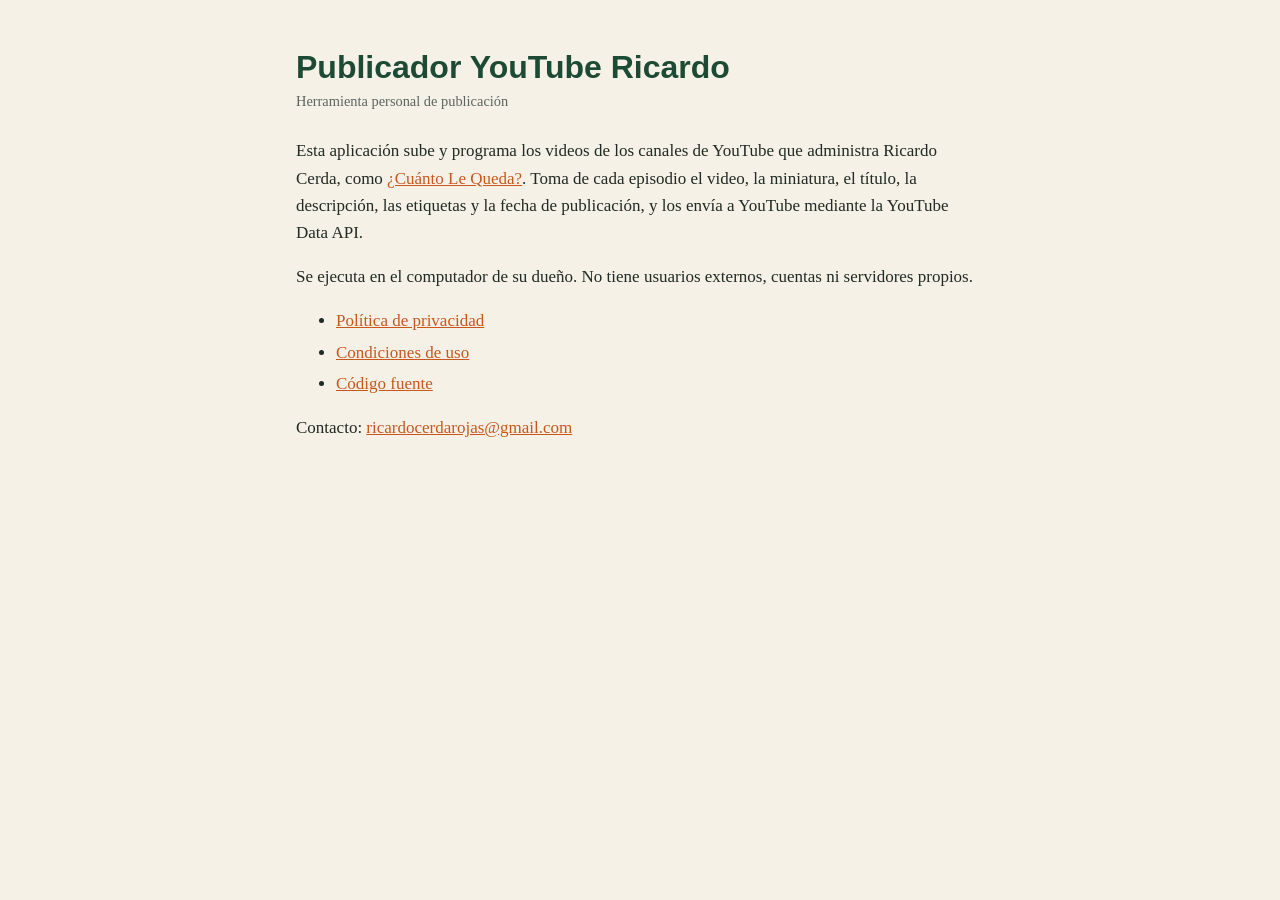
<file: publicador/index.html>
<!doctype html>
<html lang="es">
<head>
<meta charset="utf-8">
<meta name="viewport" content="width=device-width, initial-scale=1">
<title>Publicador YouTube Ricardo</title>
<link rel="stylesheet" href="estilo.css">
</head>
<body>
<main>
<h1>Publicador YouTube Ricardo</h1>
<p class="fecha">Herramienta personal de publicación</p>

<p>Esta aplicación sube y programa los videos de los canales de YouTube que administra Ricardo Cerda, como <a href="https://www.youtube.com/@CuantoLeQueda">¿Cuánto Le Queda?</a>. Toma de cada episodio el video, la miniatura, el título, la descripción, las etiquetas y la fecha de publicación, y los envía a YouTube mediante la YouTube Data API.</p>

<p>Se ejecuta en el computador de su dueño. No tiene usuarios externos, cuentas ni servidores propios.</p>

<ul>
  <li><a href="privacidad.html">Política de privacidad</a></li>
  <li><a href="terminos.html">Condiciones de uso</a></li>
  <li><a href="https://github.com/RicardoCerdaRojas/faceless-youtube/tree/main/tools/publicar">Código fuente</a></li>
</ul>

<p>Contacto: <a href="mailto:ricardocerdarojas@gmail.com">ricardocerdarojas@gmail.com</a></p>
</main>
</body>
</html>
</file>
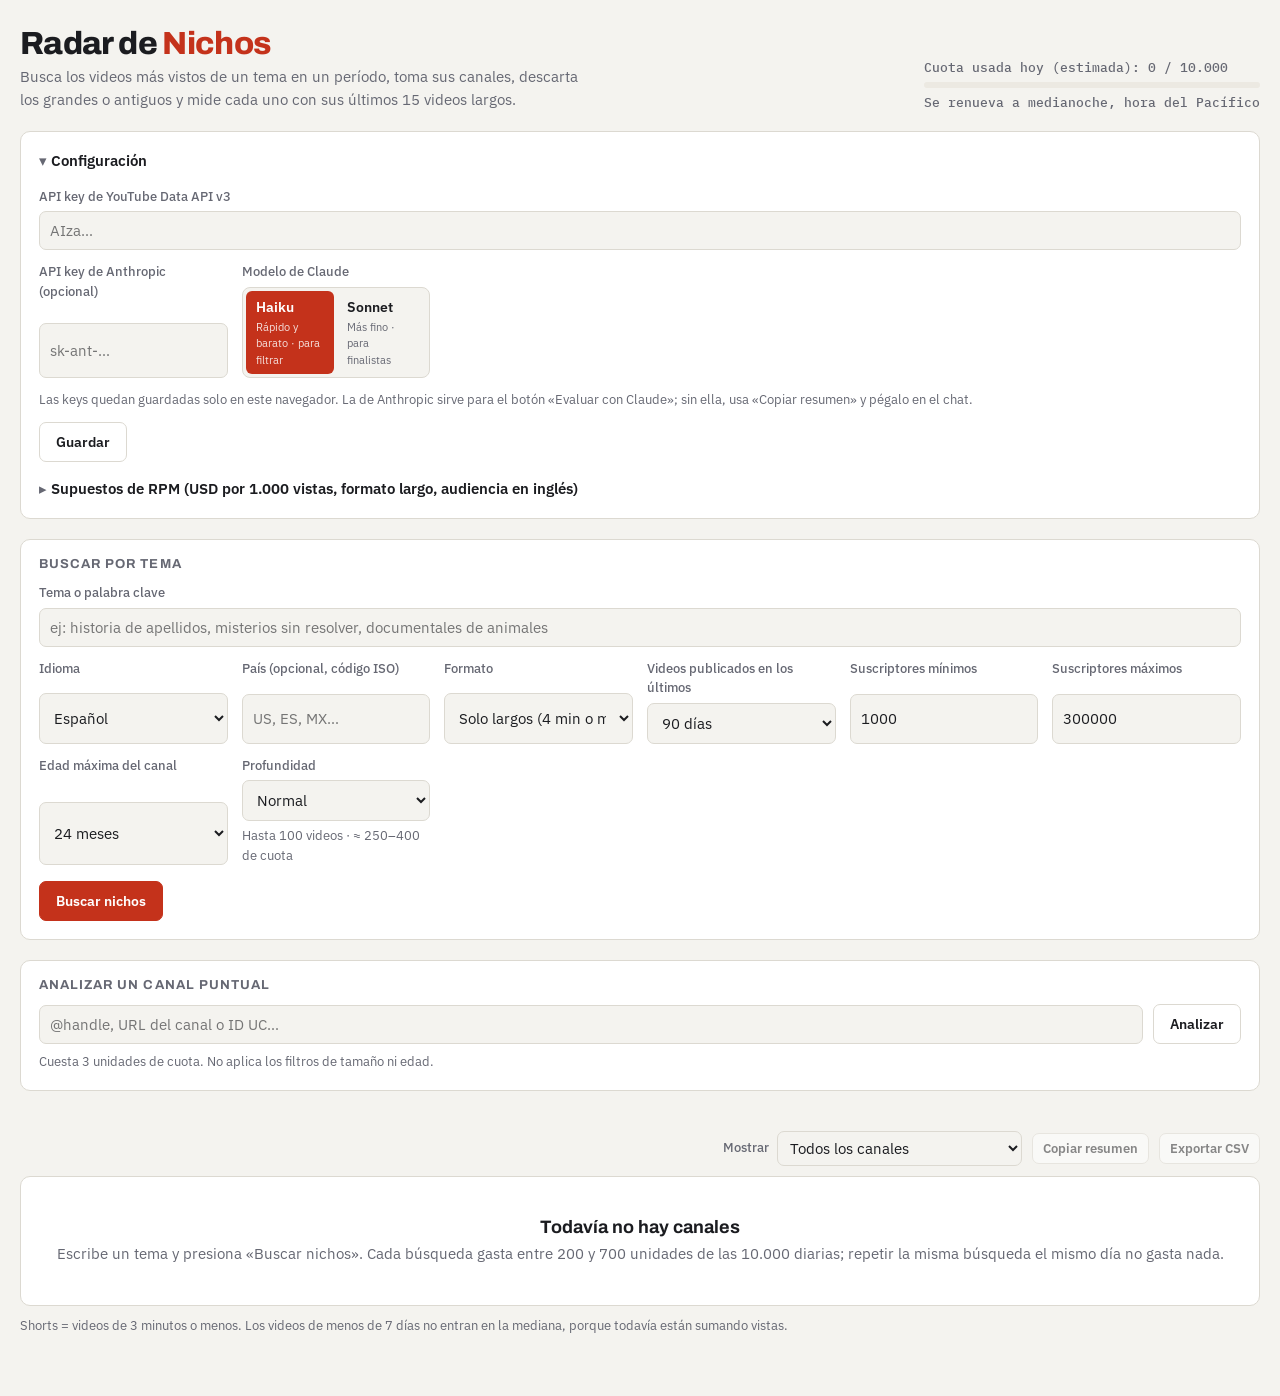
<file: tools/radar-nichos/index.html>
<!doctype html>
<html lang="es">
<head>
<meta charset="utf-8">
<meta name="viewport" content="width=device-width, initial-scale=1">
<title>Radar de Nichos</title>
<link rel="preconnect" href="https://fonts.googleapis.com">
<link rel="preconnect" href="https://fonts.gstatic.com" crossorigin>
<link href="https://fonts.googleapis.com/css2?family=Archivo:wght@500;700;800&family=IBM+Plex+Mono:wght@400;500&family=IBM+Plex+Sans:wght@400;500;600&display=swap" rel="stylesheet">
<style>
/* Layout: herramienta de una columna; panel de búsqueda arriba, tabla de canales debajo con detalle desplegable por fila */
:root{
  --bg:#f4f3ef; --surface:#ffffff; --ink:#1b1c20; --muted:#666873; --line:#dcd9d1; --chip:#ecE9e2;
  --accent:#c4321b; --accent-ink:#ffffff; --accent-soft:#f6dcd5;
  --good:#2b7a4b; --warn:#a86b12; --bad:#b42318; --auto:#3550c4;
  --f-display:"Archivo",system-ui,sans-serif; --f-body:"IBM Plex Sans",system-ui,sans-serif; --f-mono:"IBM Plex Mono",ui-monospace,Menlo,monospace;
  color-scheme:light;
}
@media (prefers-color-scheme: dark){
  :root{--bg:#131417;--surface:#1b1d21;--ink:#ebeae6;--muted:#9b9da6;--line:#2d3036;--chip:#25282d;
  --accent:#ff6b4f;--accent-ink:#1b0b07;--accent-soft:#3a1d17;--good:#5cc58a;--warn:#e3a84b;--bad:#ff7a6b;--auto:#8ea3ff;color-scheme:dark}
}
*{box-sizing:border-box}
html,body{margin:0}
body{background:var(--bg);color:var(--ink);font:15px/1.5 var(--f-body);padding:28px max(16px,env(safe-area-inset-right,0px)) 60px max(16px,env(safe-area-inset-left,0px))}
.wrap{max-width:1240px;margin:0 auto;display:grid;gap:20px}
header{display:flex;flex-wrap:wrap;align-items:end;justify-content:space-between;gap:12px}
h1{font:800 32px/1 var(--f-display);letter-spacing:-.02em;margin:0;text-wrap:balance}
h1 span{color:var(--accent)}
.sub{color:var(--muted);margin:6px 0 0;max-width:62ch}
h2{font:700 13px/1 var(--f-display);text-transform:uppercase;letter-spacing:.08em;margin:0 0 12px;color:var(--muted)}
.panel{background:var(--surface);border:1px solid var(--line);border-radius:10px;padding:18px}
.grid{display:grid;grid-template-columns:repeat(auto-fit,minmax(170px,1fr));gap:12px 14px}
.grid .wide{grid-column:1/-1}
label{display:grid;gap:5px;font-size:13px;font-weight:500;color:var(--muted)}
input,select{font:15px var(--f-body);color:var(--ink);background:var(--bg);border:1px solid var(--line);border-radius:7px;padding:9px 10px;width:100%;min-width:0}
input:focus-visible,select:focus-visible,button:focus-visible,summary:focus-visible,a:focus-visible{outline:2px solid var(--accent);outline-offset:2px}
.row{display:flex;flex-wrap:wrap;gap:10px;align-items:center}
button{font:600 14px var(--f-body);border-radius:7px;padding:10px 16px;border:1px solid var(--line);background:var(--surface);color:var(--ink);cursor:pointer}
button.primary{background:var(--accent);border-color:var(--accent);color:var(--accent-ink)}
button:disabled{opacity:.5;cursor:default}
button.small{padding:6px 10px;font-size:13px}
details>summary{cursor:pointer;font-weight:600;list-style:none}
details>summary::-webkit-details-marker{display:none}
details>summary::before{content:"▸ ";color:var(--muted)}
details[open]>summary::before{content:"▾ "}
.hint{font-size:13px;color:var(--muted);margin:0}
.quota{font:500 13px var(--f-mono);color:var(--muted);display:grid;gap:6px;min-width:220px}
.bar{height:6px;background:var(--chip);border-radius:3px;overflow:hidden}
.bar i{display:block;height:100%;background:var(--accent)}
.status{font:13px var(--f-mono);color:var(--muted)}
.error{background:var(--accent-soft);color:var(--ink);border:1px solid var(--accent);border-radius:8px;padding:10px 12px;font-size:14px}
.tablewrap{overflow-x:auto;border:1px solid var(--line);border-radius:10px;background:var(--surface)}
table{border-collapse:collapse;width:100%;min-width:1080px;font-size:14px}
th,td{padding:9px 10px;text-align:left;border-bottom:1px solid var(--line);vertical-align:middle;white-space:nowrap}
th{font:600 12px var(--f-body);text-transform:uppercase;letter-spacing:.05em;color:var(--muted);cursor:pointer;user-select:none;position:sticky;top:0;background:var(--surface)}
th.num,td.num{text-align:right;font-family:var(--f-mono);font-variant-numeric:tabular-nums}
tr.main:hover{background:var(--chip);cursor:pointer}
tr.main.open{background:var(--chip)}
.ch{display:flex;align-items:center;gap:9px;max-width:300px;white-space:normal}
.ch img{width:30px;height:30px;border-radius:50%;flex:none;background:var(--chip)}
.ch b{display:block;font-weight:600;line-height:1.2}
.ch small{color:var(--muted);font-family:var(--f-mono);font-size:12px}
.score{display:inline-grid;place-items:center;min-width:42px;padding:3px 8px;border-radius:6px;font:700 14px var(--f-mono)}
.s-hi{background:color-mix(in srgb,var(--good) 18%,transparent);color:var(--good)}
.s-mid{background:color-mix(in srgb,var(--warn) 18%,transparent);color:var(--warn)}
.s-lo{background:var(--chip);color:var(--muted)}
.a-hi{background:color-mix(in srgb,var(--auto) 22%,transparent);color:var(--auto)}
.a-mid{background:color-mix(in srgb,var(--auto) 10%,transparent);color:var(--auto)}
.bar i.ai{background:var(--auto)}
.flag.good{background:color-mix(in srgb,var(--good) 18%,transparent);color:var(--good);margin-top:4px}
.flag{display:inline-block;font-size:11px;font-weight:600;padding:2px 7px;border-radius:999px;background:var(--accent-soft);color:var(--ink);margin:2px 3px 0 0;white-space:nowrap}
td.detail{background:var(--bg);white-space:normal;padding:16px}
.dgrid{display:grid;grid-template-columns:repeat(auto-fit,minmax(280px,1fr));gap:18px}
.dgrid>div{min-width:0}
.bk{display:grid;grid-template-columns:150px 1fr 40px;gap:8px;align-items:center;font-size:13px;margin-bottom:5px}
.bk .bar{height:8px}
.bk span:last-child{font-family:var(--f-mono);text-align:right}
ol.vids{margin:0;padding-left:20px;display:grid;gap:6px;font-size:14px}
ol.vids a{color:var(--ink)}
ol.vids small{color:var(--muted);font-family:var(--f-mono);display:block}
.claude{border:1px solid var(--line);border-radius:8px;padding:12px;background:var(--surface);font-size:14px;display:grid;gap:6px}
.claude dt{font-weight:600}
.claude dd{margin:0 0 4px}
.empty{padding:40px 20px;text-align:center;color:var(--muted)}
.empty b{display:block;font:700 18px var(--f-display);color:var(--ink);margin-bottom:6px}
.seg{border:0;padding:0;margin:0;min-width:0}
.seg legend{font-size:13px;font-weight:500;color:var(--muted);padding:0;margin-bottom:5px}
.seg .opts{display:grid;grid-template-columns:1fr 1fr;gap:3px;background:var(--bg);border:1px solid var(--line);border-radius:8px;padding:3px}
.seg input{position:absolute;opacity:0;pointer-events:none}
.seg label{display:grid;gap:1px;padding:6px 10px;border-radius:6px;cursor:pointer;color:var(--ink);font-weight:600;font-size:14px;transition:background .15s}
.seg label small{font-weight:400;font-size:11px;color:var(--muted)}
.seg input:checked+label{background:var(--accent);color:var(--accent-ink)}
.seg input:checked+label small{color:var(--accent-ink);opacity:.85}
.seg input:focus-visible+label{outline:2px solid var(--accent);outline-offset:2px}
.rpmtable{display:grid;grid-template-columns:repeat(auto-fill,minmax(210px,1fr));gap:8px}
.rpmtable label{grid-template-columns:1fr 70px;align-items:center;font-weight:400}
.rpmtable input{padding:5px 7px;font-family:var(--f-mono)}
@media (prefers-reduced-motion:reduce){*{transition:none!important}}
</style>
</head>
<body>
<div class="wrap">

<header>
  <div>
    <h1>Radar de <span>Nichos</span></h1>
    <p class="sub">Busca los videos más vistos de un tema en un período, toma sus canales, descarta los grandes o antiguos y mide cada uno con sus últimos 15 videos largos.</p>
  </div>
  <div class="quota" id="quota"></div>
</header>

<details class="panel" id="setup">
  <summary>Configuración</summary>
  <div class="grid" style="margin-top:14px">
    <label class="wide">API key de YouTube Data API v3
      <input id="ytKey" type="password" autocomplete="off" placeholder="AIza…">
    </label>
    <label>API key de Anthropic (opcional)
      <input id="antKey" type="password" autocomplete="off" placeholder="sk-ant-…">
    </label>
    <fieldset class="seg">
      <legend>Modelo de Claude</legend>
      <div class="opts">
        <input type="radio" name="model" id="m-haiku" value="claude-haiku-5-5"><label for="m-haiku">Haiku<small>Rápido y barato · para filtrar</small></label>
        <input type="radio" name="model" id="m-sonnet" value="claude-sonnet-5-5"><label for="m-sonnet">Sonnet<small>Más fino · para finalistas</small></label>
      </div>
    </fieldset>
    <p class="hint wide">Las keys quedan guardadas solo en este navegador. La de Anthropic sirve para el botón «Evaluar con Claude»; sin ella, usa «Copiar resumen» y pégalo en el chat.</p>
    <div class="row wide"><button id="saveKeys" type="button">Guardar</button><span class="status" id="keyStatus"></span></div>
  </div>
  <details style="margin-top:16px">
    <summary>Supuestos de RPM (USD por 1.000 vistas, formato largo, audiencia en inglés)</summary>
    <p class="hint" style="margin:8px 0 12px">Son valores de referencia aproximados, no datos reales. Se multiplican por un factor de idioma (inglés 1, alemán 1, francés 0,7, español 0,35, portugués 0,3, otros 0,5). Ajústalos cuando tengas datos de tu propio canal.</p>
    <div class="rpmtable" id="rpmTable"></div>
    <div class="row" style="margin-top:10px"><button class="small" id="saveRpm" type="button">Guardar RPM</button><button class="small" id="resetRpm" type="button">Restaurar valores</button></div>
  </details>
</details>

<form class="panel" id="searchForm">
  <h2>Buscar por tema</h2>
  <div class="grid">
    <label class="wide">Tema o palabra clave
      <input id="q" type="text" placeholder="ej: historia de apellidos, misterios sin resolver, documentales de animales" required>
    </label>
    <label>Idioma
      <select id="lang"><option value="es">Español</option><option value="en">Inglés</option><option value="pt">Portugués</option><option value="">Cualquiera</option></select>
    </label>
    <label>País (opcional, código ISO)
      <input id="region" type="text" maxlength="2" placeholder="US, ES, MX…">
    </label>
    <label>Formato
      <select id="format"><option value="long">Solo largos (4 min o más)</option><option value="any">Todos</option></select>
    </label>
    <label>Videos publicados en los últimos
      <select id="windowDays"><option value="30">30 días</option><option value="90" selected>90 días</option><option value="180">180 días</option><option value="365">12 meses</option></select>
    </label>
    <label>Suscriptores mínimos
      <input id="minSubs" type="number" min="0" step="500" value="1000">
    </label>
    <label>Suscriptores máximos
      <input id="maxSubs" type="number" min="0" step="10000" value="300000">
    </label>
    <label>Edad máxima del canal
      <select id="maxAge"><option value="12">12 meses</option><option value="24" selected>24 meses</option><option value="36">36 meses</option><option value="0">Sin límite</option></select>
    </label>
    <label>Profundidad
      <select id="pages"><option value="1">Normal</option><option value="2">Amplia</option></select>
      <span class="hint" id="pagesHint" style="font-weight:400"></span>
    </label>
  </div>
  <div class="row" style="margin-top:16px">
    <button class="primary" id="go" type="submit">Buscar nichos</button>
    <span class="status" id="status"></span>
  </div>
</form>

<form class="panel" id="oneForm">
  <h2>Analizar un canal puntual</h2>
  <div class="row">
    <input id="one" type="text" placeholder="@handle, URL del canal o ID UC…" style="flex:1 1 280px">
    <button id="goOne" type="submit">Analizar</button>
  </div>
  <p class="hint" style="margin-top:8px">Cuesta 3 unidades de cuota. No aplica los filtros de tamaño ni edad.</p>
</form>

<div id="errorBox"></div>

<section>
  <div class="row" style="justify-content:space-between;margin-bottom:10px">
    <div class="status" id="summary"></div>
    <div class="row">
      <label style="grid-auto-flow:column;align-items:center;gap:8px">Mostrar
        <select id="autoFilter" style="width:auto;padding:6px 8px">
          <option value="all">Todos los canales</option>
          <option value="opp">Solo oportunidades</option>
          <option value="60">Probablemente automatizados</option>
          <option value="35">Mixtos y automatizados</option>
        </select>
      </label>
      <button class="small" id="copy" type="button" disabled>Copiar resumen</button>
      <button class="small" id="csv" type="button" disabled>Exportar CSV</button>
    </div>
  </div>
  <div class="tablewrap" id="results"></div>
  <p class="hint" style="margin-top:10px">Shorts = videos de 3 minutos o menos. Los videos de menos de 7 días no entran en la mediana, porque todavía están sumando vistas.</p>
</section>

</div>

<script>
"use strict";
const API = "https://www.googleapis.com/youtube/v3/";
const DAY = 864e5;
const DEFAULT_RPM = {"1":2.5,"2":6,"10":1,"15":3,"17":3,"19":5,"20":2.5,"22":3,"23":2,"24":2.5,"25":4,"26":5,"27":6,"28":8,"29":3};
const CAT_NAMES = {"1":"Cine y animación","2":"Autos","10":"Música","15":"Mascotas","17":"Deportes","19":"Viajes","20":"Videojuegos","22":"Personas y blogs","23":"Comedia","24":"Entretenimiento","25":"Noticias y política","26":"Estilo y tutoriales","27":"Educación","28":"Ciencia y tecnología","29":"ONG y activismo"};
const LANG_FACTOR = {en:1,de:1,fr:0.7,es:0.35,pt:0.3};
const WEIGHTS = {ratio:.32,consist:.22,youth:.14,rpm:.16,active:.08,longform:.08};
const W_LABEL = {ratio:"Vistas vs. suscriptores",consist:"Vistas repartidas",youth:"Canal reciente",rpm:"RPM estimado",active:"Frecuencia (largos)",longform:"Formato largo"};

const $ = (s) => document.querySelector(s);
const LS = {
  get(k, d){ try{ const v = localStorage.getItem(k); return v == null ? d : JSON.parse(v); }catch(e){ return d; } },
  set(k, v){ try{ localStorage.setItem(k, JSON.stringify(v)); return true; }catch(e){ return false; } }
};
const esc = (s) => String(s ?? "").replace(/[&<>"']/g, c => ({"&":"&amp;","<":"&lt;",">":"&gt;",'"':"&quot;","'":"&#39;"}[c]));
const nf = new Intl.NumberFormat("es-CL");
const cf = new Intl.NumberFormat("es-CL",{notation:"compact",maximumFractionDigits:1});
const fmtNum = (n) => n == null ? "—" : (n >= 10000 ? cf.format(n) : nf.format(Math.round(n)));
const pct = (x) => x == null || isNaN(x) ? "—" : Math.round(x*100) + "%";
const fmtDur = (s) => { const h = Math.floor(s/3600), m = Math.floor(s%3600/60), x = s%60; return (h ? h+":"+String(m).padStart(2,"0") : m) + ":" + String(x).padStart(2,"0"); };
const clamp = (x) => Math.max(0, Math.min(1, x));

const state = { rows: [], drop: null, found: null, errors: [], sort: {key:"score", dir:-1}, open: new Set(), params: null, busy: false };

/* ---------- caché y cuota ---------- */
function cacheGet(k){ const c = LS.get("radar.cache", {}); const e = c[k]; return e && Date.now() - e.t < DAY ? e.v : null; }
function cacheSet(k, v){
  const c = LS.get("radar.cache", {}); const now = Date.now();
  for (const x in c) if (now - c[x].t > DAY) delete c[x];
  c[k] = {t: now, v};
  if (!LS.set("radar.cache", c)) LS.set("radar.cache", {[k]: {t: now, v}});
}
async function cached(k, fn){ const h = cacheGet(k); if (h) return h; const v = await fn(); cacheSet(k, v); return v; }
function pacificDay(){ return new Date().toLocaleDateString("en-CA", {timeZone: "America/Los_Angeles"}); }
function getQuota(){ const q = LS.get("radar.quota", {day: "", used: 0}); return q.day === pacificDay() ? q : {day: pacificDay(), used: 0}; }
function addQuota(n){ const q = getQuota(); q.used += n; LS.set("radar.quota", q); renderQuota(); }
function renderQuota(){
  const q = getQuota(); const p = Math.min(100, q.used / 100);
  $("#quota").innerHTML = `<span>Cuota usada hoy (estimada): ${nf.format(q.used)} / 10.000</span><div class="bar"><i style="width:${p}%"></i></div><span>Se renueva a medianoche, hora del Pacífico</span>`;
}

/* ---------- YouTube ---------- */
function ytError(status, body){
  const reason = body?.error?.errors?.[0]?.reason || "";
  const msg = body?.error?.message || "";
  if (reason === "quotaExceeded") return "Se acabó la cuota diaria de la API (10.000 unidades). Se renueva a medianoche hora del Pacífico.";
  if (reason === "keyInvalid" || /API key not valid/i.test(msg)) return "La API key de YouTube no es válida. Revísala en Configuración.";
  if (reason === "accessNotConfigured" || /has not been used|is disabled/i.test(msg)) return "La YouTube Data API v3 no está habilitada en tu proyecto de Google Cloud.";
  if (status === 403) return "Google rechazó la llamada (403). Si restringiste la key por sitio web, quita esa restricción: este archivo se abre desde tu computador. Detalle: " + msg;
  return `Error ${status} de YouTube: ${msg || "sin detalle"}`;
}
async function yt(endpoint, params, cost){
  const key = LS.get("radar.ytKey", "");
  if (!key) throw new Error("Falta la API key de YouTube. Pégala en Configuración.");
  const qs = new URLSearchParams(params).toString();
  let res;
  try { res = await fetch(API + endpoint + "?" + qs + "&key=" + encodeURIComponent(key)); }
  catch (e) { throw new Error("No pude conectarme con YouTube. Revisa tu conexión a internet."); }
  let body = {}; try { body = await res.json(); } catch (e) {}
  if (!res.ok) throw new Error(ytError(res.status, body));
  addQuota(cost);
  return body;
}
function parseDur(s){
  const m = /P(?:(\d+)D)?T?(?:(\d+)H)?(?:(\d+)M)?(?:(\d+)S)?/.exec(s || "");
  return m ? (+m[1]||0)*86400 + (+m[2]||0)*3600 + (+m[3]||0)*60 + (+m[4]||0) : 0;
}
function minChannel(c){
  return { id: c.id, title: c.snippet.title, handle: c.snippet.customUrl || "", desc: (c.snippet.description || "").slice(0, 700),
    created: c.snippet.publishedAt, country: c.snippet.country || "", thumb: c.snippet.thumbnails?.default?.url || "",
    subs: c.statistics.hiddenSubscriberCount ? null : +c.statistics.subscriberCount,
    views: +c.statistics.viewCount, videos: +c.statistics.videoCount,
    uploads: c.contentDetails?.relatedPlaylists?.uploads || "" };
}
async function searchVideos(p){
  const durations = p.format === "long" ? ["medium", "long"] : ["any"];
  const after = new Date(Date.now() - p.windowDays*DAY).toISOString().slice(0, 10) + "T00:00:00Z";
  const out = [];
  for (const d of durations){
    let token = "";
    for (let page = 0; page < p.pages; page++){
      const params = {part: "snippet", type: "video", q: p.q, order: "viewCount", maxResults: 50, publishedAfter: after, videoDuration: d};
      if (p.lang) params.relevanceLanguage = p.lang;
      if (p.region) params.regionCode = p.region;
      if (token) params.pageToken = token;
      const r = await cached("s:" + new URLSearchParams(params), async () => {
        const b = await yt("search", params, 100);
        return { next: b.nextPageToken || "", items: (b.items || []).filter(i => i.id?.videoId).map(i => ({v: i.id.videoId, c: i.snippet.channelId, t: i.snippet.title})) };
      });
      out.push(...r.items); token = r.next;
      if (!token) break;
    }
  }
  return out;
}
async function getChannels(ids){
  const res = [];
  for (let i = 0; i < ids.length; i += 50){
    const b = await yt("channels", {part: "snippet,statistics,contentDetails", id: ids.slice(i, i+50).join(","), maxResults: 50}, 1);
    for (const c of b.items || []) res.push(minChannel(c));
  }
  return res;
}
async function getUploads(ch){
  if (!ch.uploads) return [];
  return cached("u2:" + ch.id, async () => {
    let pl;
    try { pl = await yt("playlistItems", {part: "contentDetails", playlistId: ch.uploads, maxResults: 50}, 1); }
    catch (e) { if (/cuota|key|habilitada/.test(e.message)) throw e; return []; }
    const ids = (pl.items || []).map(i => i.contentDetails?.videoId).filter(Boolean);
    if (!ids.length) return [];
    const vb = await yt("videos", {part: "snippet,contentDetails,statistics,status", id: ids.join(","), maxResults: 50}, 1);
    return (vb.items || []).map(v => { const d = (v.snippet.description || "").trim(); return { id: v.id, title: v.snippet.title, pub: v.snippet.publishedAt, dur: parseDur(v.contentDetails.duration),
      views: +(v.statistics.viewCount || 0), likes: +(v.statistics.likeCount || 0), comments: +(v.statistics.commentCount || 0),
      cat: v.snippet.categoryId, lang: (v.snippet.defaultAudioLanguage || v.snippet.defaultLanguage || "").slice(0, 2),
      dh: d.slice(0, 120), dt: d.slice(-120), syn: typeof v.status?.containsSyntheticMedia === "boolean" ? v.status.containsSyntheticMedia : null }; });
  });
}

/* ---------- métricas ---------- */
function rpmTable(){ return Object.assign({}, DEFAULT_RPM, LS.get("radar.rpm", {})); }
function computeMetrics(ch, vids, fallbackLang){
  const now = Date.now();
  const valid = vids.filter(v => v.dur > 0);
  const shorts = valid.filter(v => v.dur <= 180), longs = valid.filter(v => v.dur > 180);
  const sample = longs.filter(v => now - Date.parse(v.pub) >= 7*DAY).sort((a, b) => Date.parse(b.pub) - Date.parse(a.pub)).slice(0, 15);
  const vs = sample.map(v => v.views).sort((a, b) => a - b);
  const median = vs.length ? (vs.length % 2 ? vs[(vs.length-1)/2] : (vs[vs.length/2-1] + vs[vs.length/2]) / 2) : 0;
  const total = vs.reduce((a, b) => a + b, 0);
  const top3 = vs.slice(-3).reduce((a, b) => a + b, 0);
  const conc = total ? top3 / total : null;
  const ratio = ch.subs ? median / ch.subs : null;
  const long30 = longs.filter(v => now - Date.parse(v.pub) <= 30*DAY).length;
  const shortsShare = valid.length ? shorts.length / valid.length : 0;
  const mode = (arr) => { const c = {}; for (const x of arr) if (x) c[x] = (c[x]||0) + 1; return Object.entries(c).sort((a, b) => b[1] - a[1])[0]?.[0] || ""; };
  const cat = mode(valid.map(v => v.cat));
  const vlang = mode(valid.map(v => v.lang)) || fallbackLang || "";
  const rpm = (rpmTable()[cat] ?? 3) * (LANG_FACTOR[vlang] ?? 0.5);
  const ageMonths = (now - Date.parse(ch.created)) / (30.44*DAY);
  const engagement = sample.length ? sample.reduce((a, v) => a + (v.views ? v.likes / v.views : 0), 0) / sample.length : 0;
  const s = {
    ratio: ratio == null || ratio <= 0 ? 0 : clamp(Math.log10(ratio / 0.05) / Math.log10(60)),
    consist: sample.length >= 4 && conc != null ? clamp((0.9 - conc) / 0.7) : 0,
    youth: clamp((36 - ageMonths) / 24),
    rpm: clamp((rpm - 0.3) / 7.7),
    active: clamp(long30 / 8),
    longform: 1 - shortsShare
  };
  let score = 0; for (const k in WEIGHTS) score += WEIGHTS[k] * s[k];
  score = Math.round(score * 100);
  const flags = [];
  if (sample.length < 5) flags.push("pocos videos largos");
  if (conc != null && conc > 0.6 && sample.length >= 4) flags.push("depende de virales");
  if (shortsShare > 0.7) flags.push("mayoría Shorts");
  if (sample.length >= 4 && engagement < 0.01) flags.push("engagement muy bajo");
  const topVideos = [...longs].sort((a, b) => b.views - a.views).slice(0, 6);
  const auto = computeAutomation(vids);
  return {median, conc, ratio, long30, shortsShare, cat, vlang, rpm, ageMonths, engagement, sample, score, s, flags, topVideos, auto};
}

/* ---------- índice de automatización ---------- */
const AUTO_W = {volume:.2, titles:.15, dur:.15, comments:.15, engagement:.1, desc:.1, hour:.05, synthetic:.1};
const AUTO_LABEL = {volume:"Volumen de publicación", titles:"Títulos con plantilla", dur:"Duraciones parecidas", comments:"Pocos comentarios",
  engagement:"Pocos likes", desc:"Descripciones calcadas", hour:"Siempre a la misma hora", synthetic:"Declarado como contenido IA"};
function autoLabel(i){ return i == null ? "Sin datos suficientes" : i >= 60 ? "Probablemente automatizado" : i >= 35 ? "Mixto o semiautomatizado" : "Probablemente con persona dedicada"; }
function computeAutomation(vids){
  const now = Date.now();
  const recent = vids.filter(v => v.dur > 0).sort((a, b) => Date.parse(b.pub) - Date.parse(a.pub)).slice(0, 20);
  const sig = {}, raw = {};
  const last30 = vids.filter(v => v.dur > 0 && now - Date.parse(v.pub) <= 30*DAY).length;
  raw.perWeek = last30 / 4.29; sig.volume = clamp((raw.perWeek - 2) / 8);
  if (recent.length >= 6){
    const hrs = recent.map(v => new Date(v.pub).getUTCHours()); let best = 0;
    for (let h = 0; h < 24; h++){ const n = hrs.filter(x => Math.min(Math.abs(x - h), 24 - Math.abs(x - h)) <= 1).length; if (n > best) best = n; }
    raw.hourFrac = best / hrs.length; sig.hour = clamp((raw.hourFrac - 0.5) / 0.5);
    const norm = (t) => t.toLowerCase().replace(/\d+/g, "#");
    const openers = {}; for (const v of recent){ const o = norm(v.title).replace(/[^\p{L}#\s]/gu, " ").trim().split(/\s+/).slice(0, 3).join(" "); openers[o] = (openers[o] || 0) + 1; }
    raw.titleFrac = Math.max(...Object.values(openers)) / recent.length;
    const sets = recent.map(v => new Set(norm(v.title).split(/[^\p{L}#]+/u).filter(w => w.length > 2)));
    let j = 0, n = 0;
    for (let i = 0; i < sets.length; i++) for (let k = i + 1; k < sets.length; k++){
      const a = sets[i], b = sets[k]; const uni = new Set([...a, ...b]).size;
      if (uni){ j += [...a].filter(x => b.has(x)).length / uni; n++; }
    }
    raw.titleSim = n ? j / n : 0;
    sig.titles = Math.max(clamp((raw.titleFrac - 0.2) / 0.5), clamp((raw.titleSim - 0.08) / 0.25));
    const frac = (key) => { const c = {}; for (const v of recent){ const s = v[key]; if (s && s.length >= 40) c[s] = (c[s] || 0) + 1; } const m = Object.values(c); return m.length ? Math.max(...m) / recent.length : 0; };
    if (recent.some(v => v.dh !== undefined)){
      raw.headFrac = frac("dh"); raw.tailFrac = frac("dt");
      sig.desc = Math.max(clamp((raw.headFrac - 0.3) / 0.5), 0.6 * clamp((raw.tailFrac - 0.6) / 0.4));
    }
  }
  const longs = recent.filter(v => v.dur > 180);
  if (longs.length >= 5){
    const d = longs.map(v => v.dur); const mean = d.reduce((a, b) => a + b, 0) / d.length;
    raw.durCv = Math.sqrt(d.reduce((a, b) => a + (b - mean) ** 2, 0) / d.length) / mean;
    sig.dur = clamp((0.5 - raw.durCv) / 0.35);
  }
  const wv = recent.filter(v => v.views >= 500);
  if (wv.length >= 4){
    const mid = (arr) => { const s = [...arr].sort((a, b) => a - b); return s[Math.floor(s.length / 2)]; };
    raw.cpk = mid(wv.map(v => v.comments / v.views * 1000)); sig.comments = clamp((3 - raw.cpk) / 2.5);
    raw.eng = mid(wv.map(v => v.likes / v.views)); sig.engagement = clamp((0.03 - raw.eng) / 0.025);
  }
  const def = recent.filter(v => typeof v.syn === "boolean");
  if (def.length){ raw.synFrac = def.filter(v => v.syn).length / def.length; sig.synthetic = clamp(raw.synFrac / 0.5); }
  let tw = 0, s = 0;
  for (const k in AUTO_W) if (sig[k] != null){ tw += AUTO_W[k]; s += AUTO_W[k] * sig[k]; }
  return {index: tw >= 0.4 ? Math.round(s / tw * 100) : null, sig, raw};
}
function autoRaw(k, r){
  switch (k){
    case "volume": return `${r.perWeek.toFixed(1)} videos por semana`;
    case "titles": return r.titleFrac == null ? "—" : `${pct(r.titleFrac)} abren igual · similitud ${pct(r.titleSim)}`;
    case "dur": return r.durCv == null ? "—" : `variación ${pct(r.durCv)}`;
    case "comments": return r.cpk == null ? "—" : `${r.cpk.toFixed(1)} por cada 1.000 vistas`;
    case "engagement": return r.eng == null ? "—" : `${(r.eng * 100).toFixed(1)}% likes / vistas`;
    case "desc": return r.headFrac == null ? "—" : `${pct(r.headFrac)} con el mismo inicio`;
    case "hour": return r.hourFrac == null ? "—" : `${pct(r.hourFrac)} en la misma franja`;
    case "synthetic": return r.synFrac == null ? "YouTube no lo informa para este canal" : `${pct(r.synFrac)} de los videos`;
  }
  return "";
}
const isOpportunity = (m) => m.auto.index != null && m.auto.index >= 60 && m.score >= 55;

/* ---------- flujo ---------- */
async function pool(items, n, fn){
  let i = 0, err = null;
  const workers = Array.from({length: Math.min(n, items.length)}, async () => {
    while (i < items.length && !err){ const it = items[i++]; try { await fn(it); } catch (e) { err = e; } }
  });
  await Promise.all(workers);
  if (err) throw err;
}
function setStatus(t){ $("#status").textContent = t; }
function showError(msg){ $("#errorBox").innerHTML = msg ? `<div class="error">${esc(msg)}</div>` : ""; }
function setBusy(b){ state.busy = b; $("#go").disabled = b; $("#goOne").disabled = b; }
let renderTimer = 0;
function scheduleRender(){ clearTimeout(renderTimer); renderTimer = setTimeout(render, 120); }

async function runSearch(p){
  setBusy(true); showError(""); state.rows = []; state.errors = []; state.open.clear(); state.params = p; state.drop = null; render();
  try {
    setStatus("Buscando videos…");
    const vids = await searchVideos(p);
    const hits = {}; for (const v of vids) (hits[v.c] = hits[v.c] || []).push(v);
    const chIds = Object.keys(hits);
    setStatus(`Encontré ${vids.length} videos de ${chIds.length} canales. Revisando canales…`);
    const chans = await getChannels(chIds);
    const drop = {size: 0, age: 0, hidden: 0};
    const maxAgeMs = p.maxAge * 30.44 * DAY;
    const keep = chans.filter(c => {
      if (c.subs == null){ drop.hidden++; return false; }
      if (c.subs < p.minSubs || c.subs > p.maxSubs){ drop.size++; return false; }
      if (p.maxAge && Date.now() - Date.parse(c.created) > maxAgeMs){ drop.age++; return false; }
      return true;
    });
    state.drop = drop; state.found = {videos: vids.length, channels: chIds.length};
    let done = 0;
    await pool(keep, 4, async (c) => {
      try {
        const v = await getUploads(c);
        state.rows.push({ch: c, m: computeMetrics(c, v, p.lang), hits: hits[c.id] || [], claude: LS.get("radar.cl:" + c.id, null)});
      } catch (e) {
        if (/cuota|key|habilitada/.test(e.message)) throw e;
        state.errors.push(c.title + ": " + e.message);
      }
      done++; setStatus(`Analizando canales ${done}/${keep.length}…`); scheduleRender();
    });
    setStatus(keep.length ? "Listo." : "Ningún canal pasó los filtros. Prueba con más suscriptores máximos, más edad o un período más largo.");
  } catch (e) { showError(e.message); setStatus(""); }
  finally { setBusy(false); render(); }
}

function parseChannelInput(s){
  s = s.trim();
  let m = /channel\/(UC[\w-]{22})/.exec(s) || /^(UC[\w-]{22})$/.exec(s);
  if (m) return {id: m[1]};
  m = /youtube\.com\/(@[\w.\-]+)/.exec(s) || /^(@?[\w.\-]+)$/.exec(s);
  if (m) return {forHandle: m[1].startsWith("@") ? m[1] : "@" + m[1]};
  return null;
}
async function analyzeOne(input){
  const q = parseChannelInput(input);
  if (!q){ showError("No reconozco ese canal. Usa @handle, la URL del canal o su ID que empieza con UC."); return; }
  setBusy(true); showError("");
  try {
    setStatus("Buscando el canal…");
    const b = await yt("channels", Object.assign({part: "snippet,statistics,contentDetails"}, q), 1);
    if (!b.items?.length) throw new Error("No encontré ese canal en YouTube.");
    const c = minChannel(b.items[0]);
    const v = await getUploads(c);
    state.rows = state.rows.filter(r => r.ch.id !== c.id);
    state.rows.unshift({ch: c, m: computeMetrics(c, v, ""), hits: [], claude: LS.get("radar.cl:" + c.id, null), manual: true});
    state.open.add(c.id);
    setStatus("Canal analizado: " + c.title);
  } catch (e) { showError(e.message); setStatus(""); }
  finally { setBusy(false); render(); }
}

/* ---------- Claude ---------- */
async function classify(id){
  const row = state.rows.find(r => r.ch.id === id); if (!row) return;
  const key = LS.get("radar.antKey", "");
  if (!key){ showError("Para evaluar con Claude agrega una API key de Anthropic en Configuración, o usa «Copiar resumen» y pégalo en el chat."); return; }
  const model = LS.get("radar.model", "claude-haiku-5-5");
  row.claude = {loading: true}; render();
  const vids = (row.m.sample.length ? row.m.sample : row.m.topVideos).slice(0, 12)
    .map(v => `- ${v.title} (${fmtDur(v.dur)}, ${nf.format(v.views)} vistas)`).join("\n");
  const prompt = `Eres analista de canales de YouTube. Evalúa si el formato de este canal lo puede replicar una persona que produce todo con Claude (investigación y guiones) y Higgsfield (generación de imágenes, video con IA, voz y doblaje), sin aparecer en cámara. Las imágenes adjuntas son miniaturas de sus videos más vistos.

Canal: ${row.ch.title}
Descripción: ${row.ch.desc || "(sin descripción)"}
Suscriptores: ${row.ch.subs}
Índice de automatización calculado por patrones de publicación: ${row.m.auto.index ?? "sin datos"} (${autoLabel(row.m.auto.index)}). Señales: ${Object.keys(row.m.auto.sig).map(k => AUTO_LABEL[k] + ": " + autoRaw(k, row.m.auto.raw)).join("; ")}
Videos largos recientes:
${vids || "(sin videos largos)"}

Responde SOLO con JSON válido, sin texto antes ni después, con esta forma:
{"faceless":"si|no|incierto","formato":"descripción breve del formato","produccion":"facil|media|dificil","por_que":"una frase","costo_higgsfield":"bajo|medio|alto","riesgos":["solo los que apliquen, p. ej. copyright, contenido no auténtico, desinformación, temas sensibles"],"valor_propio":"qué tendría que aportar un canal nuevo para no ser un clon","veredicto":"replicar|con cuidado|descartar","resumen":"máximo dos frases"}`;
  const content = row.m.topVideos.slice(0, 3).map(v => ({type: "image", source: {type: "url", url: `https://i.ytimg.com/vi/${v.id}/hqdefault.jpg`}}));
  content.push({type: "text", text: prompt});
  try {
    const res = await fetch("https://api.anthropic.com/v1/messages", {
      method: "POST",
      headers: {"x-api-key": key, "anthropic-version": "2023-06-01", "content-type": "application/json", "anthropic-dangerous-direct-browser-access": "true"},
      body: JSON.stringify({model, max_tokens: 900, messages: [{role: "user", content}]})
    });
    const j = await res.json().catch(() => ({}));
    if (!res.ok){
      const m = j?.error?.message || "";
      throw new Error(res.status === 401 ? "La API key de Anthropic no es válida." : res.status === 404 ? `El modelo «${model}» no existe para tu cuenta. Cámbialo en Configuración.` : `Claude respondió con error ${res.status}: ${m}`);
    }
    const text = (j.content || []).filter(b => b.type === "text").map(b => b.text).join("");
    const mm = /\{[\s\S]*\}/.exec(text);
    if (!mm) throw new Error("Claude no devolvió un JSON reconocible.");
    row.claude = JSON.parse(mm[0]);
    row.claude._model = model.includes("sonnet") ? "Sonnet" : model.includes("haiku") ? "Haiku" : model;
    LS.set("radar.cl:" + id, row.claude);
  } catch (e) { row.claude = null; showError(e.message); }
  render();
}

/* ---------- render ---------- */
const COLS = [
  {key: "channel", label: "Canal", get: r => r.ch.title.toLowerCase()},
  {key: "score", label: "Puntaje", num: true, get: r => r.m.score},
  {key: "auto", label: "Automatización", num: true, get: r => r.m.auto.index ?? -1},
  {key: "subs", label: "Suscriptores", num: true, get: r => r.ch.subs ?? -1},
  {key: "age", label: "Edad", num: true, get: r => r.m.ageMonths},
  {key: "median", label: "Mediana vistas", num: true, get: r => r.m.median},
  {key: "ratio", label: "Mediana / subs", num: true, get: r => r.m.ratio ?? -1},
  {key: "conc", label: "Top 3", num: true, get: r => r.m.conc ?? 2},
  {key: "long30", label: "Largos 30 d", num: true, get: r => r.m.long30},
  {key: "shorts", label: "Shorts", num: true, get: r => r.m.shortsShare},
  {key: "cat", label: "Categoría", get: r => CAT_NAMES[r.m.cat] || ""},
  {key: "rpm", label: "RPM est.", num: true, get: r => r.m.rpm},
  {key: "flags", label: "Alertas", get: r => r.m.flags.length}
];
function sortedRows(){
  const c = COLS.find(x => x.key === state.sort.key) || COLS[1];
  const f = state.autoFilter || "all";
  const rows = state.rows.filter(r => f === "all" ? true : f === "opp" ? isOpportunity(r.m) : (r.m.auto.index ?? -1) >= +f);
  return rows.sort((a, b) => { const x = c.get(a), y = c.get(b); return (x > y ? 1 : x < y ? -1 : 0) * state.sort.dir; });
}
function scoreClass(s){ return s >= 60 ? "s-hi" : s >= 40 ? "s-mid" : "s-lo"; }
function cellsFor(r){
  const m = r.m, ch = r.ch;
  const link = ch.handle ? "https://www.youtube.com/" + ch.handle : "https://www.youtube.com/channel/" + ch.id;
  return `
    <td><div class="ch"><img src="${esc(ch.thumb)}" alt="" loading="lazy"><div><b>${esc(ch.title)}</b><small><a href="${esc(link)}" target="_blank" rel="noopener" onclick="event.stopPropagation()">${esc(ch.handle || ch.id)}</a>${ch.country ? " · " + esc(ch.country) : ""}</small></div></div></td>
    <td class="num"><span class="score ${scoreClass(m.score)}">${m.score}</span></td>
    <td class="num">${m.auto.index == null ? "—" : `<span class="score ${m.auto.index >= 60 ? "a-hi" : m.auto.index >= 35 ? "a-mid" : "s-lo"}" title="${esc(autoLabel(m.auto.index))}">${m.auto.index}</span>`}${isOpportunity(m) ? `<br><span class="flag good">oportunidad</span>` : ""}</td>
    <td class="num">${fmtNum(ch.subs)}</td>
    <td class="num">${Math.max(0, Math.round(m.ageMonths))} m</td>
    <td class="num">${fmtNum(m.median)}</td>
    <td class="num">${m.ratio == null ? "—" : m.ratio.toFixed(2)}</td>
    <td class="num">${pct(m.conc)}</td>
    <td class="num">${m.long30}</td>
    <td class="num">${pct(m.shortsShare)}</td>
    <td>${esc(CAT_NAMES[m.cat] || "—")}</td>
    <td class="num">$${m.rpm.toFixed(2)}</td>
    <td style="white-space:normal;min-width:140px">${m.flags.map(f => `<span class="flag">${esc(f)}</span>`).join("") || ""}</td>`;
}
function claudeBlock(r){
  const c = r.claude;
  if (c?.loading) return `<div class="claude">Evaluando con Claude…</div>`;
  if (c && c.veredicto) return `<dl class="claude">
    <dt>Veredicto: ${esc(c.veredicto)} · Faceless: ${esc(c.faceless)} · Producción: ${esc(c.produccion)} · Costo en Higgsfield: ${esc(c.costo_higgsfield)}</dt>
    <dd>${esc(c.resumen)}</dd>
    <dt>Formato</dt><dd>${esc(c.formato)}</dd>
    <dt>Por qué esa dificultad</dt><dd>${esc(c.por_que)}</dd>
    <dt>Riesgos</dt><dd>${esc((c.riesgos || []).join(", ") || "ninguno señalado")}</dd>
    <dt>Qué aportar para no ser un clon</dt><dd>${esc(c.valor_propio)}</dd>
    <dd class="hint">Evaluado con ${esc(c._model || "Claude")}. «Volver a evaluar» usa el modelo elegido en Configuración.</dd>
    <dd><button class="small" type="button" data-claude="${esc(r.ch.id)}">Volver a evaluar</button></dd></dl>`;
  return `<div class="claude"><span>Claude revisa títulos, descripción y miniaturas, y dice si el formato se puede producir con Claude + Higgsfield.</span><div><button class="small" type="button" data-claude="${esc(r.ch.id)}">Evaluar con Claude</button></div></div>`;
}
function detailFor(r){
  const m = r.m;
  const bars = Object.keys(WEIGHTS).map(k => `<div class="bk"><span>${W_LABEL[k]}</span><div class="bar"><i style="width:${Math.round(m.s[k]*100)}%"></i></div><span>${Math.round(WEIGHTS[k]*100)}%</span></div>`).join("");
  const top = m.topVideos.map(v => `<li><a href="https://www.youtube.com/watch?v=${esc(v.id)}" target="_blank" rel="noopener">${esc(v.title)}</a><small>${nf.format(v.views)} vistas · ${fmtDur(v.dur)} · ${new Date(v.pub).toLocaleDateString("es-CL")}</small></li>`).join("") || "<li>Sin videos largos entre los últimos 50.</li>";
  const hits = r.hits.length ? `<p class="hint" style="margin-top:10px">Apareció en la búsqueda con: ${r.hits.slice(0, 3).map(h => "«" + esc(h.t) + "»").join(", ")}</p>` : "";
  const a = m.auto;
  const abars = Object.keys(AUTO_W).map(k => a.sig[k] == null
    ? `<div class="bk"><span>${AUTO_LABEL[k]}</span><span class="hint" style="grid-column:2/4;text-align:left">${k === "synthetic" ? esc(autoRaw(k, a.raw)) : "sin datos suficientes"}</span></div>`
    : `<div class="bk" title="${esc(autoRaw(k, a.raw))}"><span>${AUTO_LABEL[k]}</span><div class="bar"><i class="ai" style="width:${Math.round(a.sig[k]*100)}%"></i></div><span>${Math.round(a.sig[k]*100)}</span></div><p class="hint" style="margin:-3px 0 7px 158px">${esc(autoRaw(k, a.raw))}</p>`).join("");
  const autoBox = `<div><h2>Automatización: ${a.index == null ? "—" : a.index} · ${esc(autoLabel(a.index))}</h2>${abars}
    <p class="hint" style="margin-top:6px">${isOpportunity(m) ? "Oportunidad: el formato parece automatizado y aun así rinde bien en este tema." : "Es una probabilidad basada en patrones de publicación, no una certeza. La API no permite saber si la voz es generada."}</p></div>`;
  return `<div class="dgrid">
    ${autoBox}
    <div><h2>Desglose del puntaje</h2>${bars}<p class="hint" style="margin-top:8px">Engagement promedio (likes / vistas): ${pct(m.engagement)} · Muestra: ${m.sample.length} videos largos · Idioma detectado: ${esc(m.vlang || "—")}</p>${hits}</div>
    <div><h2>Videos largos más vistos</h2><ol class="vids">${top}</ol></div>
    <div><h2>Evaluación de formato</h2>${claudeBlock(r)}</div>
  </div>`;
}
function render(){
  const rows = sortedRows();
  const sum = [];
  if (state.found) sum.push(`${state.found.videos} videos · ${state.found.channels} canales encontrados`);
  if (state.drop) sum.push(`descartados: ${state.drop.size} por tamaño, ${state.drop.age} por antigüedad, ${state.drop.hidden} con suscriptores ocultos`);
  if (state.rows.length) sum.push(`${state.rows.length} analizados`);
  if (state.errors.length) sum.push(`${state.errors.length} con error`);
  $("#summary").textContent = sum.join(" · ");
  $("#copy").disabled = $("#csv").disabled = !state.rows.length;
  if (!rows.length){
    $("#results").innerHTML = state.busy ? `<div class="empty"><b>Analizando…</b>Los canales van apareciendo a medida que se miden.</div>`
      : `<div class="empty"><b>Todavía no hay canales</b>Escribe un tema y presiona «Buscar nichos». Cada búsqueda gasta entre 200 y 700 unidades de las 10.000 diarias; repetir la misma búsqueda el mismo día no gasta nada.</div>`;
    return;
  }
  const head = COLS.map(c => `<th class="${c.num ? "num" : ""}" data-sort="${c.key}">${c.label}${state.sort.key === c.key ? (state.sort.dir < 0 ? " ↓" : " ↑") : ""}</th>`).join("");
  const body = rows.map(r => {
    const open = state.open.has(r.ch.id);
    return `<tr class="main${open ? " open" : ""}" data-id="${esc(r.ch.id)}">${cellsFor(r)}</tr>` + (open ? `<tr><td class="detail" colspan="${COLS.length}">${detailFor(r)}</td></tr>` : "");
  }).join("");
  $("#results").innerHTML = `<table><thead><tr>${head}</tr></thead><tbody>${body}</tbody></table>`;
}

/* ---------- exportar ---------- */
function rowsForExport(){
  return sortedRows().map(r => ({
    canal: r.ch.title, handle: r.ch.handle, url: r.ch.handle ? "https://www.youtube.com/" + r.ch.handle : "https://www.youtube.com/channel/" + r.ch.id,
    puntaje: r.m.score, automatizacion: r.m.auto.index ?? "", tipo: autoLabel(r.m.auto.index), oportunidad: isOpportunity(r.m) ? "sí" : "", suscriptores: r.ch.subs, edad_meses: Math.round(r.m.ageMonths), mediana_vistas: Math.round(r.m.median),
    mediana_sobre_subs: r.m.ratio == null ? "" : r.m.ratio.toFixed(2), top3: pct(r.m.conc), largos_30d: r.m.long30, shorts: pct(r.m.shortsShare),
    categoria: CAT_NAMES[r.m.cat] || "", idioma: r.m.vlang, rpm_est: r.m.rpm.toFixed(2), alertas: r.m.flags.join("; "),
    top_video: r.m.topVideos[0] ? `${r.m.topVideos[0].title} (${r.m.topVideos[0].views})` : "",
    claude: r.claude?.veredicto ? `${r.claude.veredicto}: ${r.claude.resumen}` : ""
  }));
}
function exportCsv(){
  const data = rowsForExport(); if (!data.length) return;
  const cols = Object.keys(data[0]);
  const q = (v) => `"${String(v ?? "").replace(/"/g, '""')}"`;
  const csv = "﻿" + [cols.join(","), ...data.map(d => cols.map(c => q(d[c])).join(","))].join("\n");
  const a = document.createElement("a");
  a.href = URL.createObjectURL(new Blob([csv], {type: "text/csv;charset=utf-8"}));
  a.download = "radar-nichos-" + (state.params?.q || "canales").replace(/[^\wáéíóúñ]+/gi, "-").slice(0, 40) + ".csv";
  document.body.appendChild(a); a.click(); a.remove();
}
async function copySummary(){
  const p = state.params;
  const lines = [p ? `Búsqueda: «${p.q}» · idioma ${p.lang || "cualquiera"} · ${p.region || "sin país"} · últimos ${p.windowDays} días · subs ${p.minSubs}–${p.maxSubs} · edad máx ${p.maxAge || "sin límite"} meses` : "Canales analizados"];
  for (const r of sortedRows().slice(0, 15)){
    const m = r.m;
    lines.push(`\n${r.ch.title} (${r.ch.handle || r.ch.id}) — puntaje ${m.score} · automatización ${m.auto.index ?? "—"} (${autoLabel(m.auto.index)})${isOpportunity(m) ? " · OPORTUNIDAD" : ""}`);
    lines.push(`  subs ${r.ch.subs} · edad ${Math.round(m.ageMonths)} m · mediana ${Math.round(m.median)} · mediana/subs ${m.ratio == null ? "—" : m.ratio.toFixed(2)} · top3 ${pct(m.conc)} · largos 30d ${m.long30} · shorts ${pct(m.shortsShare)} · ${CAT_NAMES[m.cat] || "—"} · RPM est. $${m.rpm.toFixed(2)}${m.flags.length ? " · alertas: " + m.flags.join(", ") : ""}`);
    lines.push("  Más vistos: " + m.topVideos.slice(0, 4).map(v => `«${v.title}» (${v.views})`).join(" | "));
  }
  const text = lines.join("\n");
  try { await navigator.clipboard.writeText(text); setStatus("Resumen copiado. Pégalo en el chat con Claude."); }
  catch (e) {
    const t = document.createElement("textarea"); t.value = text; document.body.appendChild(t); t.select();
    try { document.execCommand("copy"); setStatus("Resumen copiado."); } catch (e2) { setStatus("No pude copiar automáticamente."); }
    t.remove();
  }
}

/* ---------- configuración y eventos ---------- */
function renderRpm(){
  const t = rpmTable();
  $("#rpmTable").innerHTML = Object.keys(DEFAULT_RPM).map(k => `<label>${CAT_NAMES[k]}<input type="number" step="0.5" min="0" id="rpm-${k}" value="${t[k]}"></label>`).join("");
}
function loadSettings(){
  $("#ytKey").value = LS.get("radar.ytKey", "");
  $("#antKey").value = LS.get("radar.antKey", "");
  const mdl = LS.get("radar.model", "claude-haiku-5-5");
  ($("input[name=model][value='" + mdl + "']") || $("#m-haiku")).checked = true;
  if (!LS.get("radar.ytKey", "")) $("#setup").open = true;
  const last = LS.get("radar.last", null);
  if (last) for (const k of ["q","lang","region","format","windowDays","minSubs","maxSubs","maxAge","pages"]) if (last[k] != null && $("#" + k)) $("#" + k).value = last[k];
  renderRpm(); renderQuota(); updatePagesHint(); render();
}
$("#saveKeys").addEventListener("click", () => {
  const ok = LS.set("radar.ytKey", $("#ytKey").value.trim()) && LS.set("radar.antKey", $("#antKey").value.trim());
  $("#keyStatus").textContent = ok ? "Guardado en este navegador." : "Tu navegador no permite guardar; las keys se perderán al cerrar.";
});
document.querySelectorAll("input[name=model]").forEach(el => el.addEventListener("change", () => {
  LS.set("radar.model", el.value);
  $("#keyStatus").textContent = "Modelo: " + (el.value.includes("sonnet") ? "Sonnet" : "Haiku") + ".";
}));
$("#saveRpm").addEventListener("click", () => {
  const o = {}; for (const k of Object.keys(DEFAULT_RPM)) o[k] = parseFloat($("#rpm-" + k).value) || 0;
  LS.set("radar.rpm", o);
  state.rows.forEach(r => { r.m = computeMetrics(r.ch, [...(cacheGet("u2:" + r.ch.id) || [])], state.params?.lang || ""); });
  render();
});
$("#resetRpm").addEventListener("click", () => { LS.set("radar.rpm", {}); renderRpm(); });
$("#searchForm").addEventListener("submit", (e) => {
  e.preventDefault();
  if (!LS.get("radar.ytKey", "") && $("#ytKey").value.trim()) LS.set("radar.ytKey", $("#ytKey").value.trim());
  const p = { q: $("#q").value.trim(), lang: $("#lang").value, region: $("#region").value.trim().toUpperCase(), format: $("#format").value,
    windowDays: +$("#windowDays").value, minSubs: +$("#minSubs").value || 0, maxSubs: +$("#maxSubs").value || 1e12,
    maxAge: +$("#maxAge").value, pages: +$("#pages").value };
  if (!p.q) return;
  LS.set("radar.last", p);
  runSearch(p);
});
$("#oneForm").addEventListener("submit", (e) => {
  e.preventDefault();
  if (!LS.get("radar.ytKey", "") && $("#ytKey").value.trim()) LS.set("radar.ytKey", $("#ytKey").value.trim());
  if ($("#one").value.trim()) analyzeOne($("#one").value);
});
$("#results").addEventListener("click", (e) => {
  const cb = e.target.closest("[data-claude]");
  if (cb){ e.stopPropagation(); classify(cb.dataset.claude); return; }
  const th = e.target.closest("th[data-sort]");
  if (th){ const k = th.dataset.sort; state.sort = {key: k, dir: state.sort.key === k ? -state.sort.dir : (k === "channel" || k === "conc" || k === "age" ? 1 : -1)}; render(); return; }
  const tr = e.target.closest("tr.main");
  if (tr && !e.target.closest("a")){ const id = tr.dataset.id; state.open.has(id) ? state.open.delete(id) : state.open.add(id); render(); }
});
function updatePagesHint(){
  const long = $("#format").value === "long", deep = $("#pages").value === "2";
  const videos = (long ? 100 : 50) * (deep ? 2 : 1);
  const cost = long ? (deep ? "≈ 500–700" : "≈ 250–400") : (deep ? "≈ 250–400" : "≈ 150–250");
  $("#pagesHint").textContent = `Hasta ${videos} videos · ${cost} de cuota`;
}
$("#pages").addEventListener("change", updatePagesHint);
$("#format").addEventListener("change", updatePagesHint);
$("#csv").addEventListener("click", exportCsv);
$("#autoFilter").addEventListener("change", (e) => { state.autoFilter = e.target.value; render(); });
$("#copy").addEventListener("click", copySummary);
loadSettings();
</script>
</body>
</html>
</file>
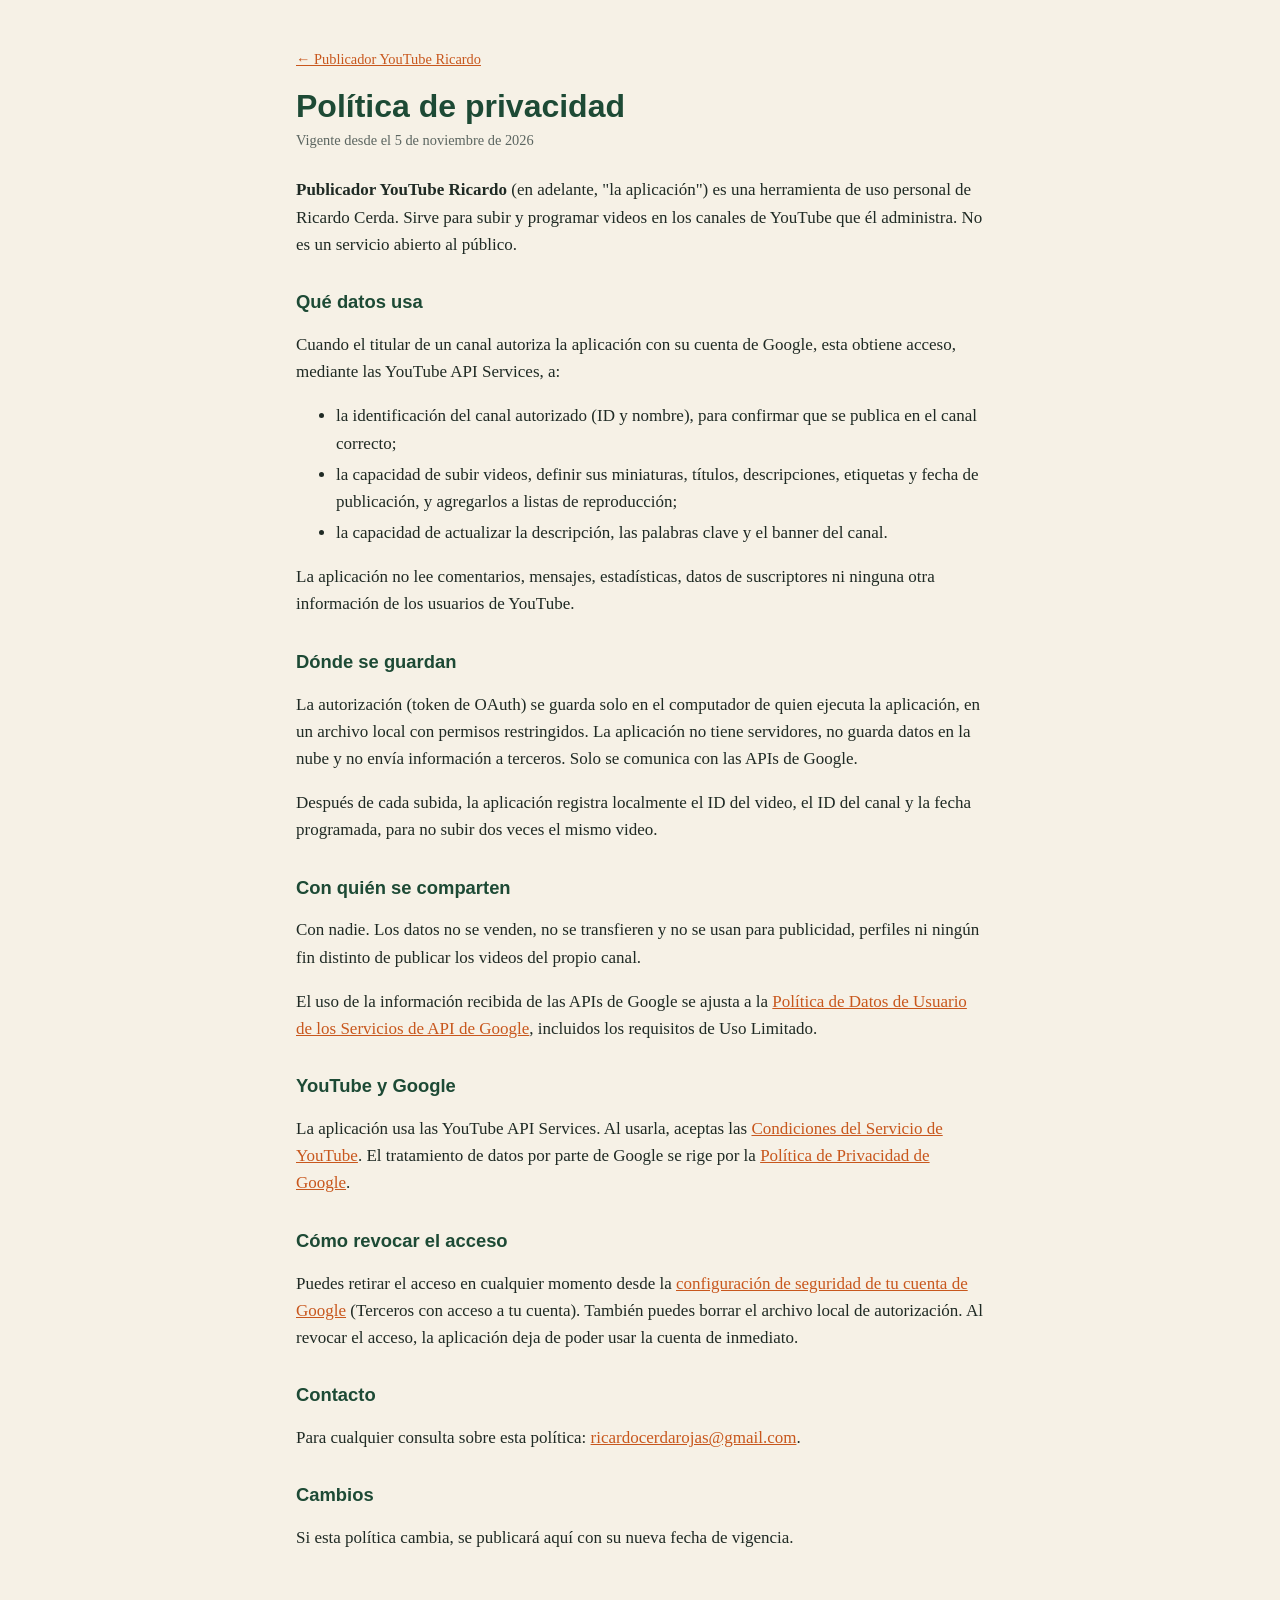
<file: publicador/privacidad.html>
<!doctype html>
<html lang="es">
<head>
<meta charset="utf-8">
<meta name="viewport" content="width=device-width, initial-scale=1">
<title>Política de privacidad · Publicador YouTube Ricardo</title>
<link rel="stylesheet" href="estilo.css">
</head>
<body>
<main>
<p class="volver"><a href="./">← Publicador YouTube Ricardo</a></p>
<h1>Política de privacidad</h1>
<p class="fecha">Vigente desde el 5 de noviembre de 2026</p>

<p><strong>Publicador YouTube Ricardo</strong> (en adelante, "la aplicación") es una herramienta de uso personal de Ricardo Cerda. Sirve para subir y programar videos en los canales de YouTube que él administra. No es un servicio abierto al público.</p>

<h2>Qué datos usa</h2>
<p>Cuando el titular de un canal autoriza la aplicación con su cuenta de Google, esta obtiene acceso, mediante las YouTube API Services, a:</p>
<ul>
  <li>la identificación del canal autorizado (ID y nombre), para confirmar que se publica en el canal correcto;</li>
  <li>la capacidad de subir videos, definir sus miniaturas, títulos, descripciones, etiquetas y fecha de publicación, y agregarlos a listas de reproducción;</li>
  <li>la capacidad de actualizar la descripción, las palabras clave y el banner del canal.</li>
</ul>
<p>La aplicación no lee comentarios, mensajes, estadísticas, datos de suscriptores ni ninguna otra información de los usuarios de YouTube.</p>

<h2>Dónde se guardan</h2>
<p>La autorización (token de OAuth) se guarda solo en el computador de quien ejecuta la aplicación, en un archivo local con permisos restringidos. La aplicación no tiene servidores, no guarda datos en la nube y no envía información a terceros. Solo se comunica con las APIs de Google.</p>
<p>Después de cada subida, la aplicación registra localmente el ID del video, el ID del canal y la fecha programada, para no subir dos veces el mismo video.</p>

<h2>Con quién se comparten</h2>
<p>Con nadie. Los datos no se venden, no se transfieren y no se usan para publicidad, perfiles ni ningún fin distinto de publicar los videos del propio canal.</p>
<p>El uso de la información recibida de las APIs de Google se ajusta a la <a href="https://developers.google.com/terms/api-services-user-data-policy">Política de Datos de Usuario de los Servicios de API de Google</a>, incluidos los requisitos de Uso Limitado.</p>

<h2>YouTube y Google</h2>
<p>La aplicación usa las YouTube API Services. Al usarla, aceptas las <a href="https://www.youtube.com/t/terms">Condiciones del Servicio de YouTube</a>. El tratamiento de datos por parte de Google se rige por la <a href="https://policies.google.com/privacy">Política de Privacidad de Google</a>.</p>

<h2>Cómo revocar el acceso</h2>
<p>Puedes retirar el acceso en cualquier momento desde la <a href="https://myaccount.google.com/connections">configuración de seguridad de tu cuenta de Google</a> (Terceros con acceso a tu cuenta). También puedes borrar el archivo local de autorización. Al revocar el acceso, la aplicación deja de poder usar la cuenta de inmediato.</p>

<h2>Contacto</h2>
<p>Para cualquier consulta sobre esta política: <a href="mailto:ricardocerdarojas@gmail.com">ricardocerdarojas@gmail.com</a>.</p>

<h2>Cambios</h2>
<p>Si esta política cambia, se publicará aquí con su nueva fecha de vigencia.</p>
</main>
</body>
</html>
</file>
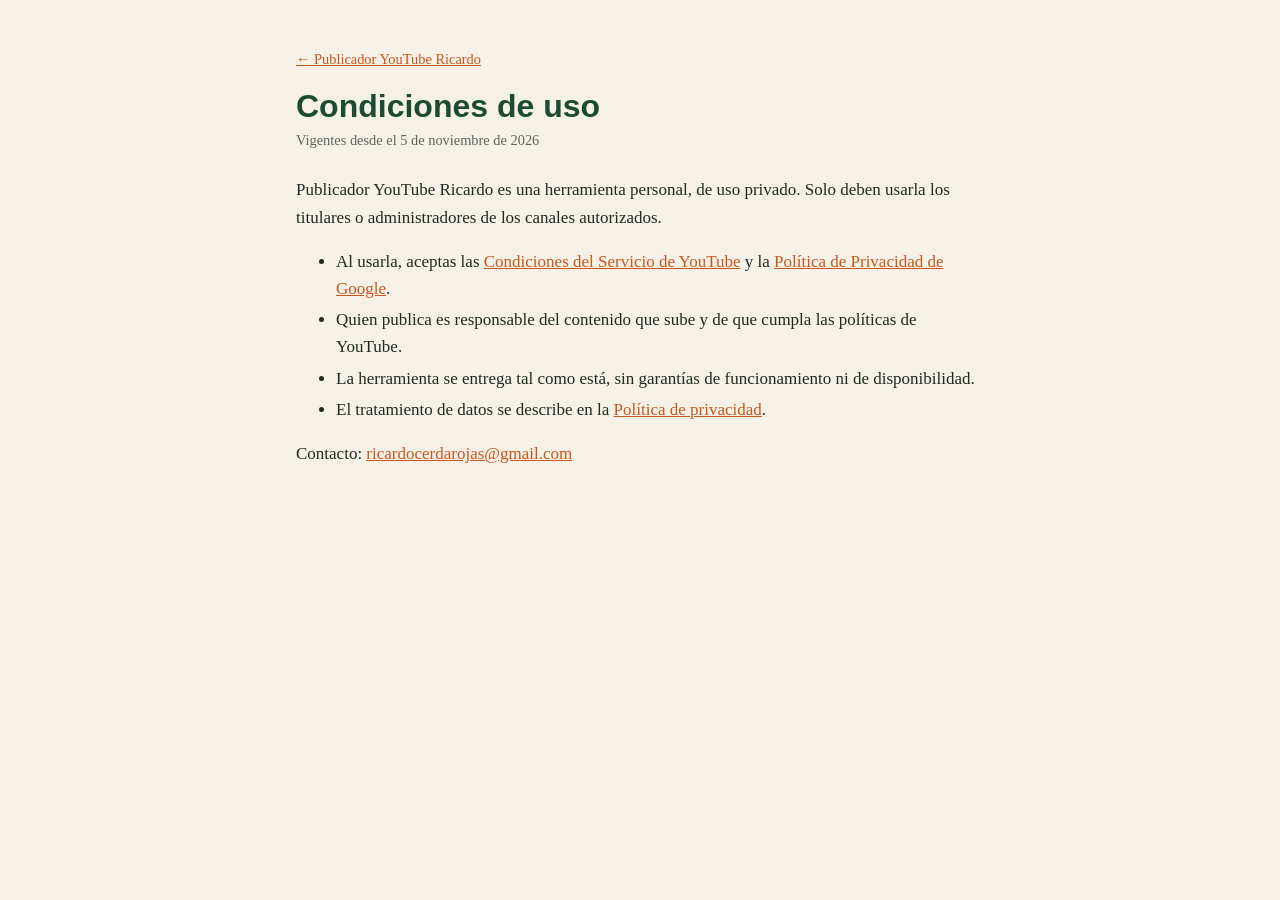
<file: publicador/terminos.html>
<!doctype html>
<html lang="es">
<head>
<meta charset="utf-8">
<meta name="viewport" content="width=device-width, initial-scale=1">
<title>Condiciones de uso · Publicador YouTube Ricardo</title>
<link rel="stylesheet" href="estilo.css">
</head>
<body>
<main>
<p class="volver"><a href="./">← Publicador YouTube Ricardo</a></p>
<h1>Condiciones de uso</h1>
<p class="fecha">Vigentes desde el 5 de noviembre de 2026</p>

<p>Publicador YouTube Ricardo es una herramienta personal, de uso privado. Solo deben usarla los titulares o administradores de los canales autorizados.</p>

<ul>
  <li>Al usarla, aceptas las <a href="https://www.youtube.com/t/terms">Condiciones del Servicio de YouTube</a> y la <a href="https://policies.google.com/privacy">Política de Privacidad de Google</a>.</li>
  <li>Quien publica es responsable del contenido que sube y de que cumpla las políticas de YouTube.</li>
  <li>La herramienta se entrega tal como está, sin garantías de funcionamiento ni de disponibilidad.</li>
  <li>El tratamiento de datos se describe en la <a href="privacidad.html">Política de privacidad</a>.</li>
</ul>

<p>Contacto: <a href="mailto:ricardocerdarojas@gmail.com">ricardocerdarojas@gmail.com</a></p>
</main>
</body>
</html>
</file>
<file: publicador/estilo.css>
:root { --fondo: #f6f1e6; --texto: #1f2a24; --verde: #1d4a35; --naranja: #c8571d; --suave: #5b6560; }
@media (prefers-color-scheme: dark) {
  :root { --fondo: #141a17; --texto: #e8e4da; --verde: #8fc4a6; --naranja: #f0905a; --suave: #9aa39e; }
}
* { box-sizing: border-box; }
body { margin: 0; background: var(--fondo); color: var(--texto);
  font: 17px/1.6 Georgia, "Source Serif 4", serif; }
main { max-width: 720px; margin: 0 auto; padding: 48px 16px 64px; }
h1 { color: var(--verde); font: 700 2rem/1.2 "Helvetica Neue", Arial, sans-serif; margin: 0 0 4px; }
h2 { color: var(--verde); font: 700 1.15rem/1.3 "Helvetica Neue", Arial, sans-serif; margin: 32px 0 8px; }
a { color: var(--naranja); }
.fecha, .volver { color: var(--suave); font-size: .9rem; margin: 0 0 24px; }
.volver { margin-bottom: 16px; }
li { margin: 4px 0; }
</file>
